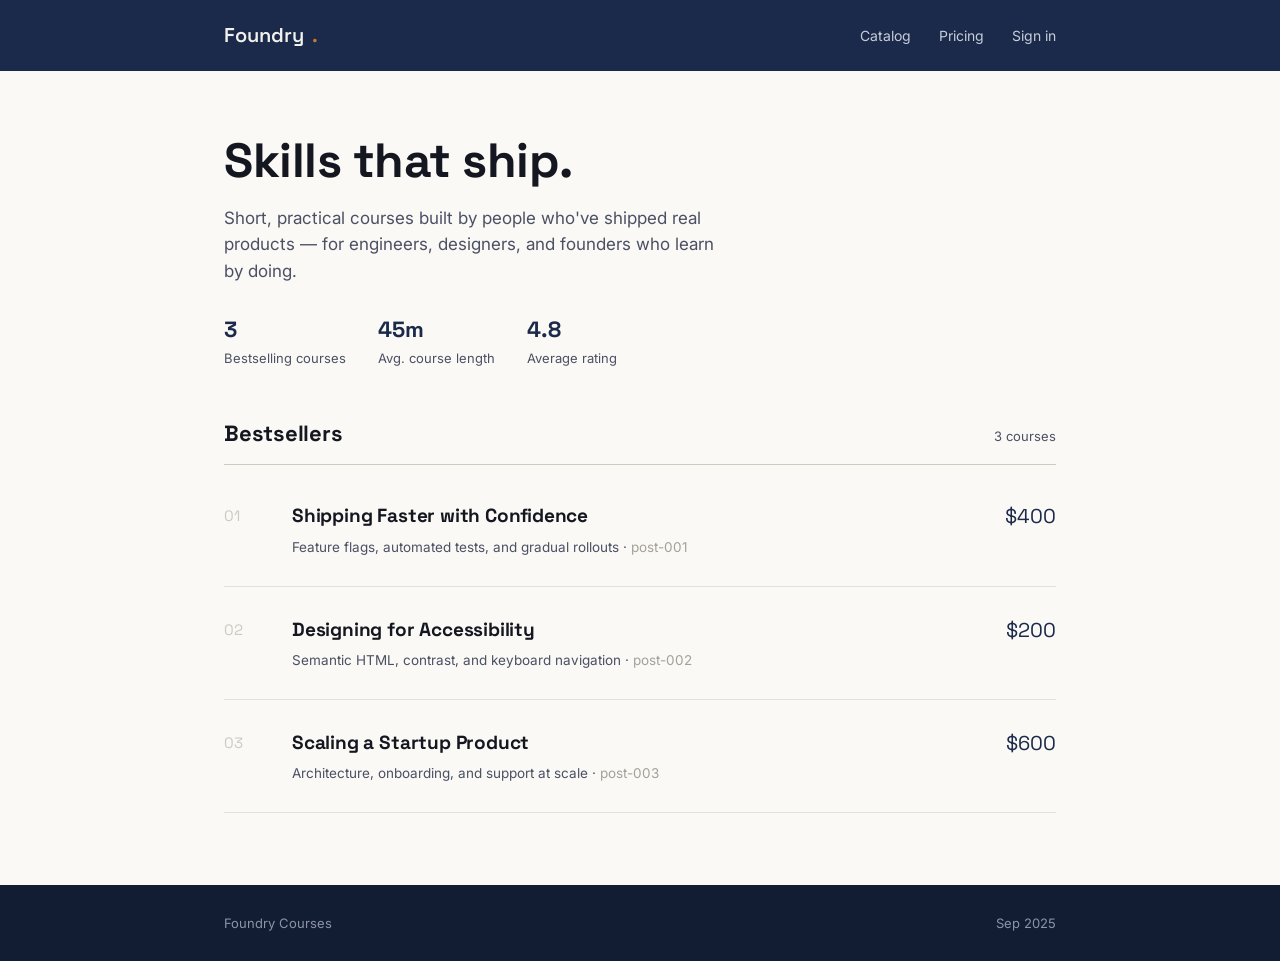
<file: index.html>
<!DOCTYPE html>
<html lang="en">
<head>
  <meta charset="UTF-8">
  <meta name="viewport" content="width=device-width, initial-scale=1.0">

  <!-- Adobe Target property parameters -->
  <script>
    window.targetPageParams = function() {
      return { "at_property": "7d06cbf6-7838-8b6d-e497-d085ebeaf36a" };
    }
  </script>

  <!-- Adobe Launch -->
  <script src="https://assets.adobedtm.com/6a203c8a0ff8/bc88c90d1997/launch-1a3ad619f83c-development.min.js" async></script>

  <title>Foundry — Practical courses for people who ship product</title>
  <link rel="preconnect" href="https://fonts.googleapis.com">
  <link rel="preconnect" href="https://fonts.gstatic.com" crossorigin>
  <link href="https://fonts.googleapis.com/css2?family=Space+Grotesk:wght@500;600;700&family=Inter:wght@400;500;600&display=swap" rel="stylesheet">
  <link rel="stylesheet" href="styles.css">
</head>
<body>

  <nav class="site-nav">
    <div class="wrap">
      <a class="wordmark" href="index.html">Foundry<span class="dot">.</span></a>
      <div class="nav-links">
        <a href="index.html">Catalog</a>
        <a href="#">Pricing</a>
        <a href="#">Sign in</a>
      </div>
    </div>
  </nav>

  <header class="hero">
    <h1>Skills that ship.</h1>
    <p>Short, practical courses built by people who've shipped real products — for engineers, designers, and founders who learn by doing.</p>
    <div class="stat-row">
      <div class="stat"><b>3</b><span>Bestselling courses</span></div>
      <div class="stat"><b>45m</b><span>Avg. course length</span></div>
      <div class="stat"><b>4.8</b><span>Average rating</span></div>
    </div>
  </header>

  <div class="promo-slot-wrap">
    <!-- Placeholder for Adobe Target offer -->
    <div id="promo-mbox"></div>
  </div>

  <main class="catalog">
    <div class="catalog-heading">
      <h2>Bestsellers</h2>
      <span class="count">3 courses</span>
    </div>

    <div class="course-row">
      <div class="idx">01</div>
      <div class="body">
        <h3><a href="post1.html">Shipping Faster with Confidence</a></h3>
        <div class="meta">Feature flags, automated tests, and gradual rollouts · <span class="ref">post-001</span></div>
      </div>
      <div class="price-col">
        <div class="price">$400</div>
        <div id="disc1"></div>
      </div>
    </div>

    <div class="course-row">
      <div class="idx">02</div>
      <div class="body">
        <h3><a href="post2.html">Designing for Accessibility</a></h3>
        <div class="meta">Semantic HTML, contrast, and keyboard navigation · <span class="ref">post-002</span></div>
      </div>
      <div class="price-col">
        <div class="price">$200</div>
        <div id="disc2"></div>
      </div>
    </div>

    <div class="course-row">
      <div class="idx">03</div>
      <div class="body">
        <h3><a href="post3.html">Scaling a Startup Product</a></h3>
        <div class="meta">Architecture, onboarding, and support at scale · <span class="ref">post-003</span></div>
      </div>
      <div class="price-col">
        <div class="price">$600</div>
        <div id="disc3"></div>
      </div>
    </div>
  </main>

  <footer class="site-footer">
    <div class="wrap">
      <span>Foundry Courses</span>
      <span>Sep 2025</span>
    </div>
  </footer>

<script>
  // ✅ Helper: Wait until adobe.target is loaded before calling it
  function waitForAdobeTarget(callback) {
    if (window.adobe && window.adobe.target) {
      callback();
    } else {
      setTimeout(() => waitForAdobeTarget(callback), 100);
    }
  }

  // ✅ Use the helper
  waitForAdobeTarget(() => {
    console.log("✅ Adobe Target ready — requesting offer...");

    adobe.target.getOffer({
      mbox: "promo-mbox",
      success: function(offer) {
        adobe.target.applyOffer({
          mbox: "promo-mbox",
          selector: "#promo-mbox",
          offer: offer
        });
      },
      error: function(status, error) {
        console.error("❌ Offer request failed:", status, error);
      }
    });
     adobe.target.getOffer({
      mbox: "disc1",
      success: function(offer) {
        adobe.target.applyOffer({
          mbox: "disc1",
          selector: "#disc1",
          offer: offer
        });
      },
      error: function(status, error) {
        console.error("❌ Offer request failed:", status, error);
      }
    });
     adobe.target.getOffer({
      mbox: "disc2",
      success: function(offer) {
        adobe.target.applyOffer({
          mbox: "disc2",
          selector: "#disc2",
          offer: offer
        });
      },
      error: function(status, error) {
        console.error("❌ Offer request failed:", status, error);
      }
    });
     adobe.target.getOffer({
      mbox: "disc3",
      success: function(offer) {
        adobe.target.applyOffer({
          mbox: "disc3",
          selector: "#disc3",
          offer: offer
        });
      },
      error: function(status, error) {
        console.error("❌ Offer request failed:", status, error);
      }
    });
  });
</script>
</body>
</html>
</file>
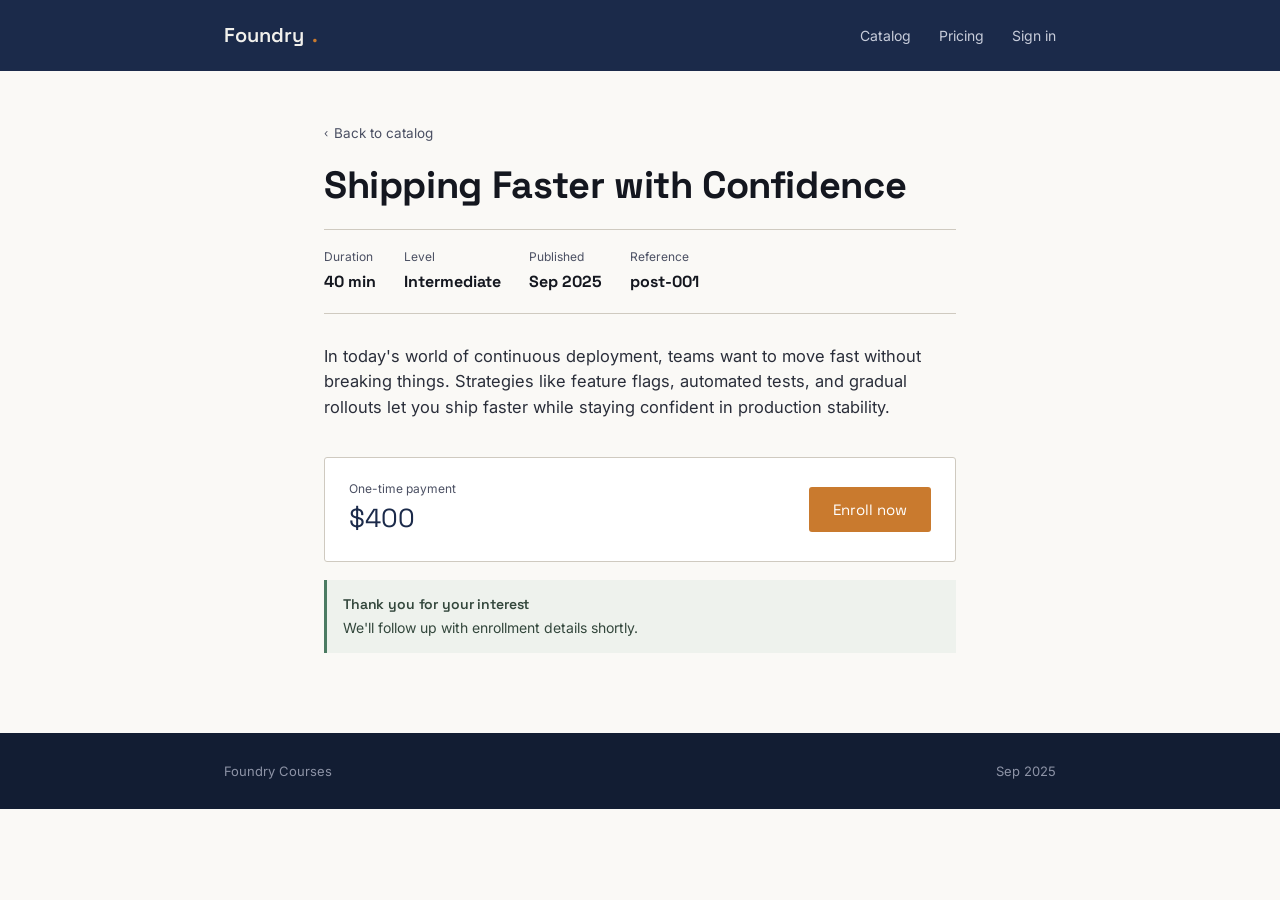
<file: post1.html>
<!DOCTYPE html>
<html lang="en">
<head>
  <meta charset="UTF-8">
  <meta name="viewport" content="width=device-width, initial-scale=1.0">
  <script>
    window.targetPageParams = function() {return {"at_property" : "7d06cbf6-7838-8b6d-e497-d085ebeaf36a"}; }
    </script>
 <script src="https://assets.adobedtm.com/6a203c8a0ff8/bc88c90d1997/launch-1a3ad619f83c-development.min.js" async></script>

  <title>Shipping Faster with Confidence — Foundry</title>
  <link rel="preconnect" href="https://fonts.googleapis.com">
  <link rel="preconnect" href="https://fonts.gstatic.com" crossorigin>
  <link href="https://fonts.googleapis.com/css2?family=Space+Grotesk:wght@500;600;700&family=Inter:wght@400;500;600&display=swap" rel="stylesheet">
  <link rel="stylesheet" href="styles.css">
</head>
<body post-id="1">

  <nav class="site-nav">
    <div class="wrap">
      <a class="wordmark" href="index.html">Foundry<span class="dot">.</span></a>
      <div class="nav-links">
        <a href="index.html">Catalog</a>
        <a href="#">Pricing</a>
        <a href="#">Sign in</a>
      </div>
    </div>
  </nav>

  <main class="course-page">
    <a class="breadcrumb" href="index.html"><span class="chevron">‹</span> Back to catalog</a>

    <h1>Shipping Faster with Confidence</h1>

    <div class="course-meta-strip">
      <div class="item"><span>Duration</span><b>40 min</b></div>
      <div class="item"><span>Level</span><b>Intermediate</b></div>
      <div class="item"><span>Published</span><b>Sep 2025</b></div>
      <div class="item"><span>Reference</span><b>post-001</b></div>
    </div>

    <div class="course-body">
      <p>In today's world of continuous deployment, teams want to move fast without breaking things. Strategies like feature flags, automated tests, and gradual rollouts let you ship faster while staying confident in production stability.</p>
    </div>

    <div class="enroll-panel">
      <div class="price-block">
        <div class="label">One-time payment</div>
        <div class="price">$400</div>
      </div>
      <button class="btn-enroll" type="button">Enroll now</button>
    </div>

    <div class="confirm-note">
      <h2>Thank you for your interest</h2>
      <p style="margin:0;">We'll follow up with enrollment details shortly.</p>
    </div>
  </main>

  <footer class="site-footer">
    <div class="wrap">
      <span>Foundry Courses</span>
      <span>Sep 2025</span>
    </div>
  </footer>

</body>
</html>
</file>
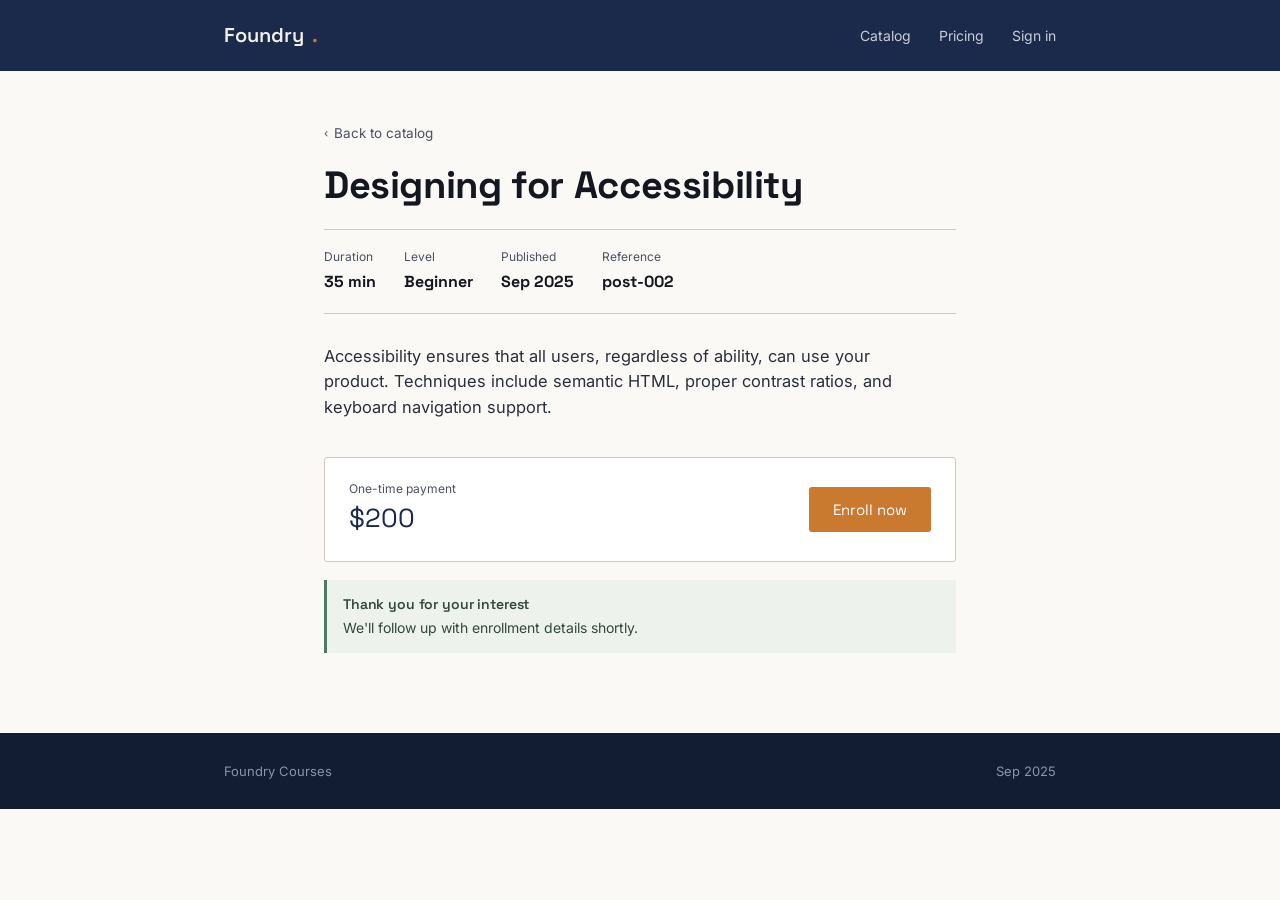
<file: post2.html>
<!DOCTYPE html>
<html lang="en">
<head>
  <meta charset="UTF-8">
  <meta name="viewport" content="width=device-width, initial-scale=1.0">
  <script>
    window.targetPageParams = function() {return {"at_property" : "7d06cbf6-7838-8b6d-e497-d085ebeaf36a"}; }
    </script>
 <script src="https://assets.adobedtm.com/6a203c8a0ff8/bc88c90d1997/launch-1a3ad619f83c-development.min.js" async></script>

  <title>Designing for Accessibility — Foundry</title>
  <link rel="preconnect" href="https://fonts.googleapis.com">
  <link rel="preconnect" href="https://fonts.gstatic.com" crossorigin>
  <link href="https://fonts.googleapis.com/css2?family=Space+Grotesk:wght@500;600;700&family=Inter:wght@400;500;600&display=swap" rel="stylesheet">
  <link rel="stylesheet" href="styles.css">
</head>
<body post-id="2">

  <nav class="site-nav">
    <div class="wrap">
      <a class="wordmark" href="index.html">Foundry<span class="dot">.</span></a>
      <div class="nav-links">
        <a href="index.html">Catalog</a>
        <a href="#">Pricing</a>
        <a href="#">Sign in</a>
      </div>
    </div>
  </nav>

  <main class="course-page">
    <a class="breadcrumb" href="index.html"><span class="chevron">‹</span> Back to catalog</a>

    <h1>Designing for Accessibility</h1>

    <div class="course-meta-strip">
      <div class="item"><span>Duration</span><b>35 min</b></div>
      <div class="item"><span>Level</span><b>Beginner</b></div>
      <div class="item"><span>Published</span><b>Sep 2025</b></div>
      <div class="item"><span>Reference</span><b>post-002</b></div>
    </div>

    <div class="course-body">
      <p>Accessibility ensures that all users, regardless of ability, can use your product. Techniques include semantic HTML, proper contrast ratios, and keyboard navigation support.</p>
    </div>

    <div class="enroll-panel">
      <div class="price-block">
        <div class="label">One-time payment</div>
        <div class="price">$200</div>
      </div>
      <button class="btn-enroll" type="button">Enroll now</button>
    </div>

    <div class="confirm-note">
      <h2>Thank you for your interest</h2>
      <p style="margin:0;">We'll follow up with enrollment details shortly.</p>
    </div>
  </main>

  <footer class="site-footer">
    <div class="wrap">
      <span>Foundry Courses</span>
      <span>Sep 2025</span>
    </div>
  </footer>

</body>
</html>
</file>
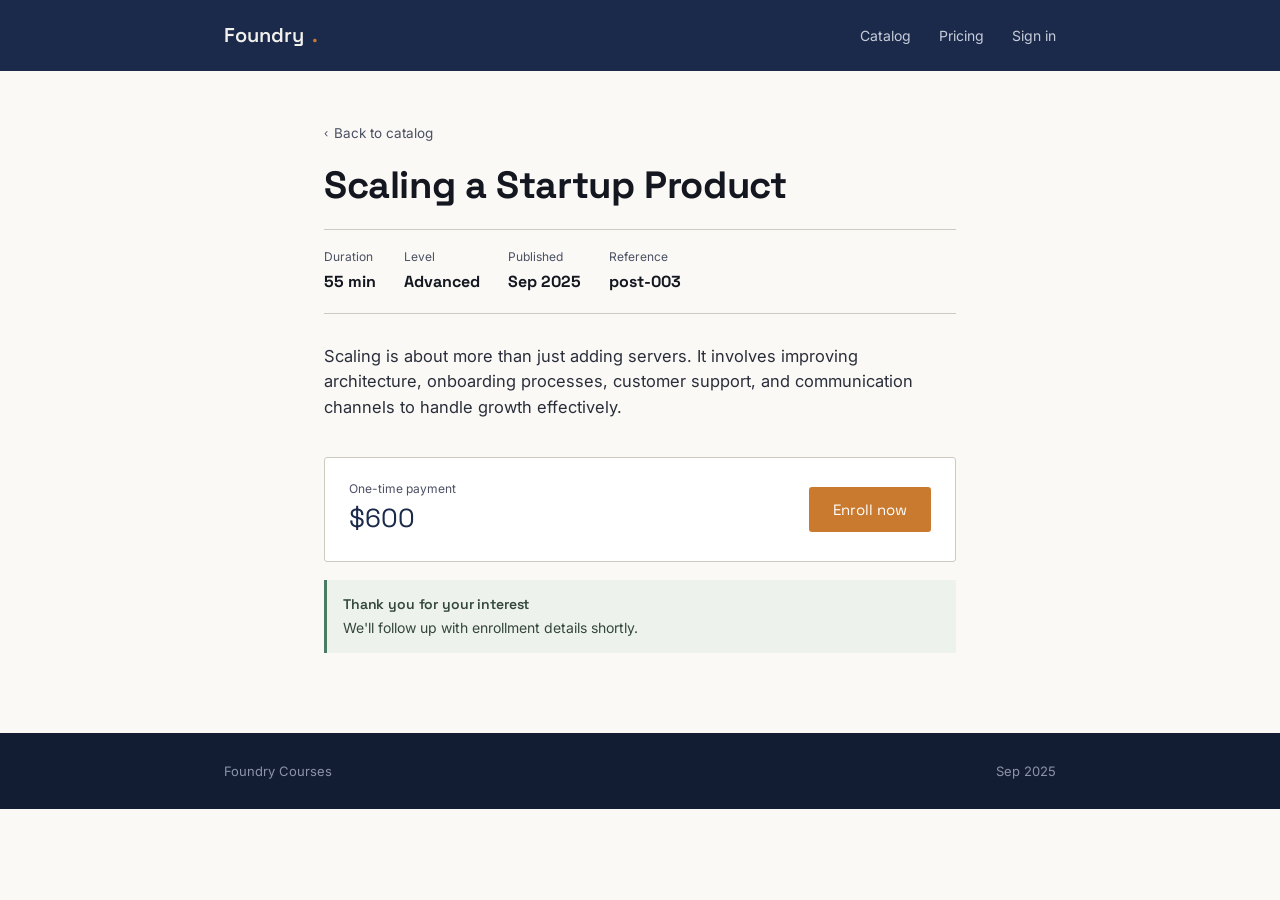
<file: post3.html>
<!DOCTYPE html>
<html lang="en">
<head>
  <meta charset="UTF-8">
  <meta name="viewport" content="width=device-width, initial-scale=1.0">
  <script>
    window.targetPageParams = function() {return {"at_property" : "7d06cbf6-7838-8b6d-e497-d085ebeaf36a"}; }
    </script>
 <script src="https://assets.adobedtm.com/6a203c8a0ff8/bc88c90d1997/launch-1a3ad619f83c-development.min.js" async></script>

  <title>Scaling a Startup Product — Foundry</title>
  <link rel="preconnect" href="https://fonts.googleapis.com">
  <link rel="preconnect" href="https://fonts.gstatic.com" crossorigin>
  <link href="https://fonts.googleapis.com/css2?family=Space+Grotesk:wght@500;600;700&family=Inter:wght@400;500;600&display=swap" rel="stylesheet">
  <link rel="stylesheet" href="styles.css">
</head>
<body post-id="3">

  <nav class="site-nav">
    <div class="wrap">
      <a class="wordmark" href="index.html">Foundry<span class="dot">.</span></a>
      <div class="nav-links">
        <a href="index.html">Catalog</a>
        <a href="#">Pricing</a>
        <a href="#">Sign in</a>
      </div>
    </div>
  </nav>

  <main class="course-page">
    <a class="breadcrumb" href="index.html"><span class="chevron">‹</span> Back to catalog</a>

    <h1>Scaling a Startup Product</h1>

    <div class="course-meta-strip">
      <div class="item"><span>Duration</span><b>55 min</b></div>
      <div class="item"><span>Level</span><b>Advanced</b></div>
      <div class="item"><span>Published</span><b>Sep 2025</b></div>
      <div class="item"><span>Reference</span><b>post-003</b></div>
    </div>

    <div class="course-body">
      <p>Scaling is about more than just adding servers. It involves improving architecture, onboarding processes, customer support, and communication channels to handle growth effectively.</p>
    </div>

    <div class="enroll-panel">
      <div class="price-block">
        <div class="label">One-time payment</div>
        <div class="price">$600</div>
      </div>
      <button class="btn-enroll" type="button">Enroll now</button>
    </div>

    <div class="confirm-note">
      <h2>Thank you for your interest</h2>
      <p style="margin:0;">We'll follow up with enrollment details shortly.</p>
    </div>
  </main>

  <footer class="site-footer">
    <div class="wrap">
      <span>Foundry Courses</span>
      <span>Sep 2025</span>
    </div>
  </footer>

</body>
</html>
</file>
<file: styles.css>
/* Foundry — course catalog
   Tokens */
:root {
  --paper: #FAF9F6;
  --paper-dim: #F1EFEA;
  --ink: #14171F;
  --ink-soft: #4B5063;
  --navy: #1B2A4A;
  --navy-deep: #121D33;
  --amber: #C97A2E;
  --amber-deep: #A9611F;
  --sage: #4B7B62;
  --line: #E3E0D9;
  --line-strong: #CFCAC0;
  --radius: 3px;
}

* { box-sizing: border-box; }

html { -webkit-text-size-adjust: 100%; }

body {
  margin: 0;
  background: var(--paper);
  color: var(--ink);
  font-family: 'Inter', -apple-system, BlinkMacSystemFont, sans-serif;
  font-size: 16px;
  line-height: 1.55;
}

h1, h2, h3, .display {
  font-family: 'Space Grotesk', 'Inter', sans-serif;
  color: var(--ink);
  margin: 0;
  letter-spacing: -0.01em;
}

a { color: inherit; }

a:focus-visible,
button:focus-visible {
  outline: 2px solid var(--navy);
  outline-offset: 3px;
}

@media (prefers-reduced-motion: reduce) {
  * { animation-duration: 0.001ms !important; transition-duration: 0.001ms !important; }
}

/* ---------- Nav ---------- */
.site-nav {
  background: var(--navy);
  color: #F1F0EC;
}
.site-nav .wrap {
  max-width: 880px;
  margin: 0 auto;
  padding: 20px 24px;
  display: flex;
  align-items: center;
  justify-content: space-between;
}
.wordmark {
  font-family: 'Space Grotesk', sans-serif;
  font-size: 20px;
  font-weight: 600;
  color: #F1F0EC;
  text-decoration: none;
  display: flex;
  align-items: baseline;
  gap: 8px;
}
.wordmark .dot { color: var(--amber); }
.nav-links {
  display: flex;
  gap: 28px;
  font-size: 14px;
}
.nav-links a {
  text-decoration: none;
  color: #C7CCDA;
}
.nav-links a:hover { color: #fff; }

/* ---------- Hero ---------- */
.hero {
  max-width: 880px;
  margin: 0 auto;
  padding: 64px 24px 40px;
}
.hero h1 {
  font-size: clamp(34px, 5vw, 48px);
  line-height: 1.08;
  max-width: 15ch;
}
.hero p {
  margin: 18px 0 0;
  max-width: 46ch;
  color: var(--ink-soft);
  font-size: 17px;
}
.hero .stat-row {
  margin-top: 28px;
  display: flex;
  gap: 32px;
}
.hero .stat b {
  display: block;
  font-family: 'Space Grotesk', sans-serif;
  font-size: 22px;
  color: var(--navy);
}
.hero .stat span {
  display: block;
  font-size: 13px;
  color: var(--ink-soft);
  margin-top: 2px;
}

/* ---------- Personalized promo ribbon (Adobe Target: promo-mbox) ---------- */
.promo-slot-wrap {
  max-width: 880px;
  margin: 0 auto;
  padding: 0 24px;
}
#promo-mbox {
  display: block;
  min-height: 0;
}
#promo-mbox:not(:empty) {
  margin: 8px 0 32px;
  padding: 16px 20px;
  background: #EFE6D6;
  border: 1px solid #DCC9A3;
  border-radius: var(--radius);
  font-size: 14.5px;
  color: #5C4522;
}

/* ---------- Catalog list ---------- */
.catalog {
  max-width: 880px;
  margin: 0 auto;
  padding: 8px 24px 72px;
}
.catalog-heading {
  display: flex;
  align-items: baseline;
  justify-content: space-between;
  border-bottom: 1px solid var(--line-strong);
  padding-bottom: 14px;
  margin-bottom: 8px;
}
.catalog-heading h2 {
  font-size: 22px;
}
.catalog-heading .count {
  font-size: 13px;
  color: var(--ink-soft);
}

.course-row {
  display: grid;
  grid-template-columns: 44px 1fr auto;
  gap: 24px;
  align-items: start;
  padding: 28px 0;
  border-bottom: 1px solid var(--line);
}
.course-row .idx {
  font-family: 'Space Grotesk', sans-serif;
  font-size: 15px;
  color: var(--line-strong);
  padding-top: 3px;
}
.course-row .body h3 {
  font-size: 19px;
}
.course-row .body h3 a {
  text-decoration: none;
}
.course-row .body h3 a:hover {
  color: var(--navy);
}
.course-row .meta {
  margin-top: 6px;
  font-size: 13.5px;
  color: var(--ink-soft);
}
.course-row .meta .ref {
  color: #A6A198;
}
.course-row .price-col {
  text-align: right;
  min-width: 132px;
}
.course-row .price {
  font-family: 'Space Grotesk', sans-serif;
  font-size: 20px;
  color: var(--navy);
}
/* Adobe Target discount mboxes: disc1 / disc2 / disc3 */
.course-row .price-col [id^="disc"] {
  display: block;
  margin-top: 6px;
  min-height: 0;
}
.course-row .price-col [id^="disc"]:not(:empty) {
  display: inline-block;
  margin-top: 8px;
  padding: 3px 9px;
  background: #E7EFE9;
  color: var(--sage);
  border-radius: 999px;
  font-size: 12px;
  font-weight: 600;
}

/* ---------- Footer ---------- */
.site-footer {
  background: var(--navy-deep);
  color: #8D93A6;
  font-size: 13px;
}
.site-footer .wrap {
  max-width: 880px;
  margin: 0 auto;
  padding: 28px 24px;
  display: flex;
  justify-content: space-between;
}

/* ---------- Course detail page ---------- */
.course-page {
  max-width: 680px;
  margin: 0 auto;
  padding: 48px 24px 80px;
}
.breadcrumb {
  font-size: 13.5px;
  color: var(--ink-soft);
  text-decoration: none;
  display: inline-flex;
  align-items: center;
  gap: 6px;
}
.breadcrumb:hover { color: var(--navy); }
.breadcrumb .chevron { font-size: 11px; }

.course-page h1 {
  font-size: clamp(28px, 4vw, 38px);
  margin-top: 20px;
  line-height: 1.12;
}

.course-meta-strip {
  display: flex;
  gap: 28px;
  margin: 22px 0 30px;
  padding: 18px 0;
  border-top: 1px solid var(--line-strong);
  border-bottom: 1px solid var(--line-strong);
}
.course-meta-strip .item span {
  display: block;
  font-size: 12px;
  color: var(--ink-soft);
  margin-bottom: 3px;
}
.course-meta-strip .item b {
  font-family: 'Space Grotesk', sans-serif;
  font-size: 16px;
  color: var(--ink);
}

.course-body p {
  font-size: 16.5px;
  color: #2A2E3A;
  max-width: 60ch;
}

.enroll-panel {
  margin-top: 36px;
  padding: 22px 24px;
  background: #fff;
  border: 1px solid var(--line-strong);
  border-radius: var(--radius);
  display: flex;
  align-items: center;
  justify-content: space-between;
  gap: 20px;
}
.enroll-panel .price-block .label {
  font-size: 12px;
  color: var(--ink-soft);
}
.enroll-panel .price-block .price {
  font-family: 'Space Grotesk', sans-serif;
  font-size: 26px;
  color: var(--navy);
}
.btn-enroll {
  background: var(--amber);
  color: #fff;
  border: none;
  font-family: 'Space Grotesk', sans-serif;
  font-size: 15px;
  padding: 13px 24px;
  border-radius: var(--radius);
  cursor: pointer;
  white-space: nowrap;
}
.btn-enroll:hover { background: var(--amber-deep); }

.confirm-note {
  margin-top: 18px;
  padding: 14px 16px;
  background: #EEF2ED;
  border-left: 3px solid var(--sage);
  font-size: 14px;
  color: #33473C;
}
.confirm-note h2 {
  font-size: 14px;
  font-weight: 600;
  color: #33473C;
  margin-bottom: 2px;
}

@media (max-width: 560px) {
  .course-row { grid-template-columns: 1fr; }
  .course-row .idx { display: none; }
  .course-row .price-col { text-align: left; margin-top: 4px; }
  .enroll-panel { flex-direction: column; align-items: stretch; }
  .btn-enroll { width: 100%; }
}
</file>
